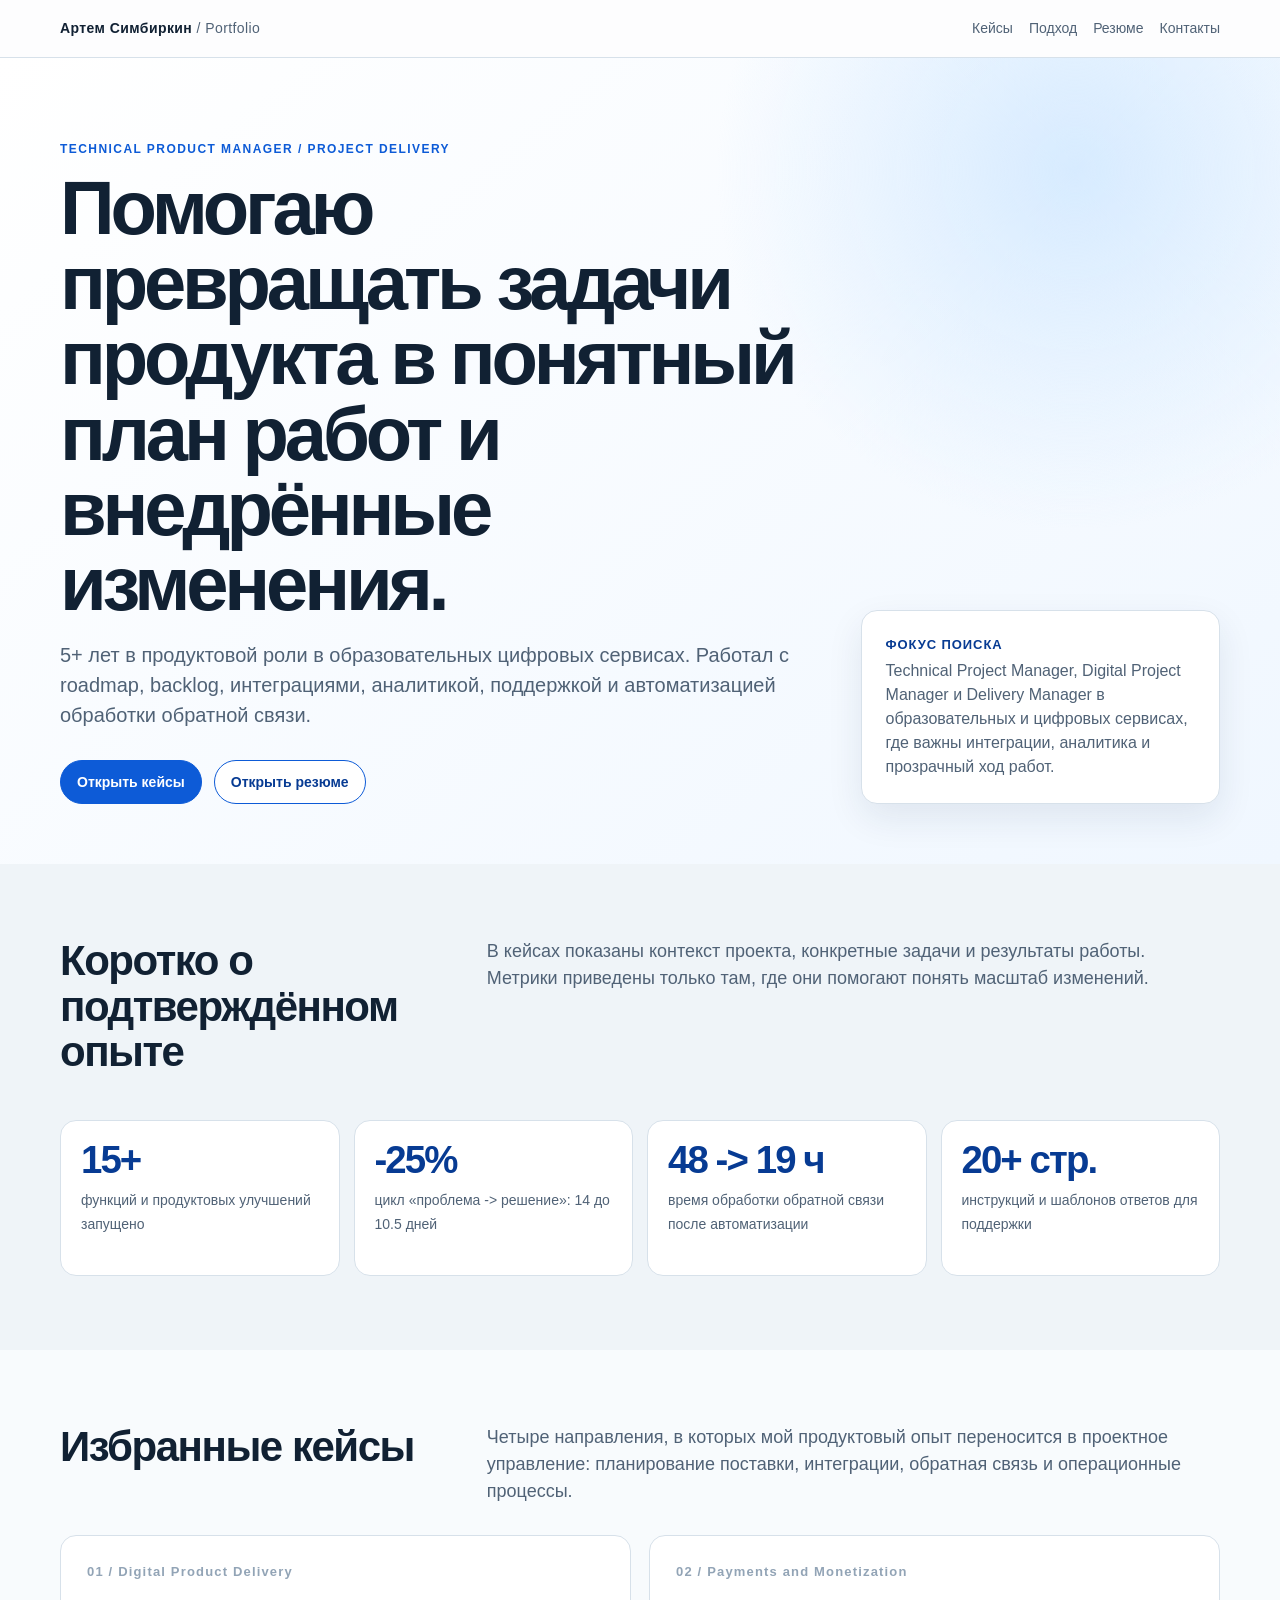
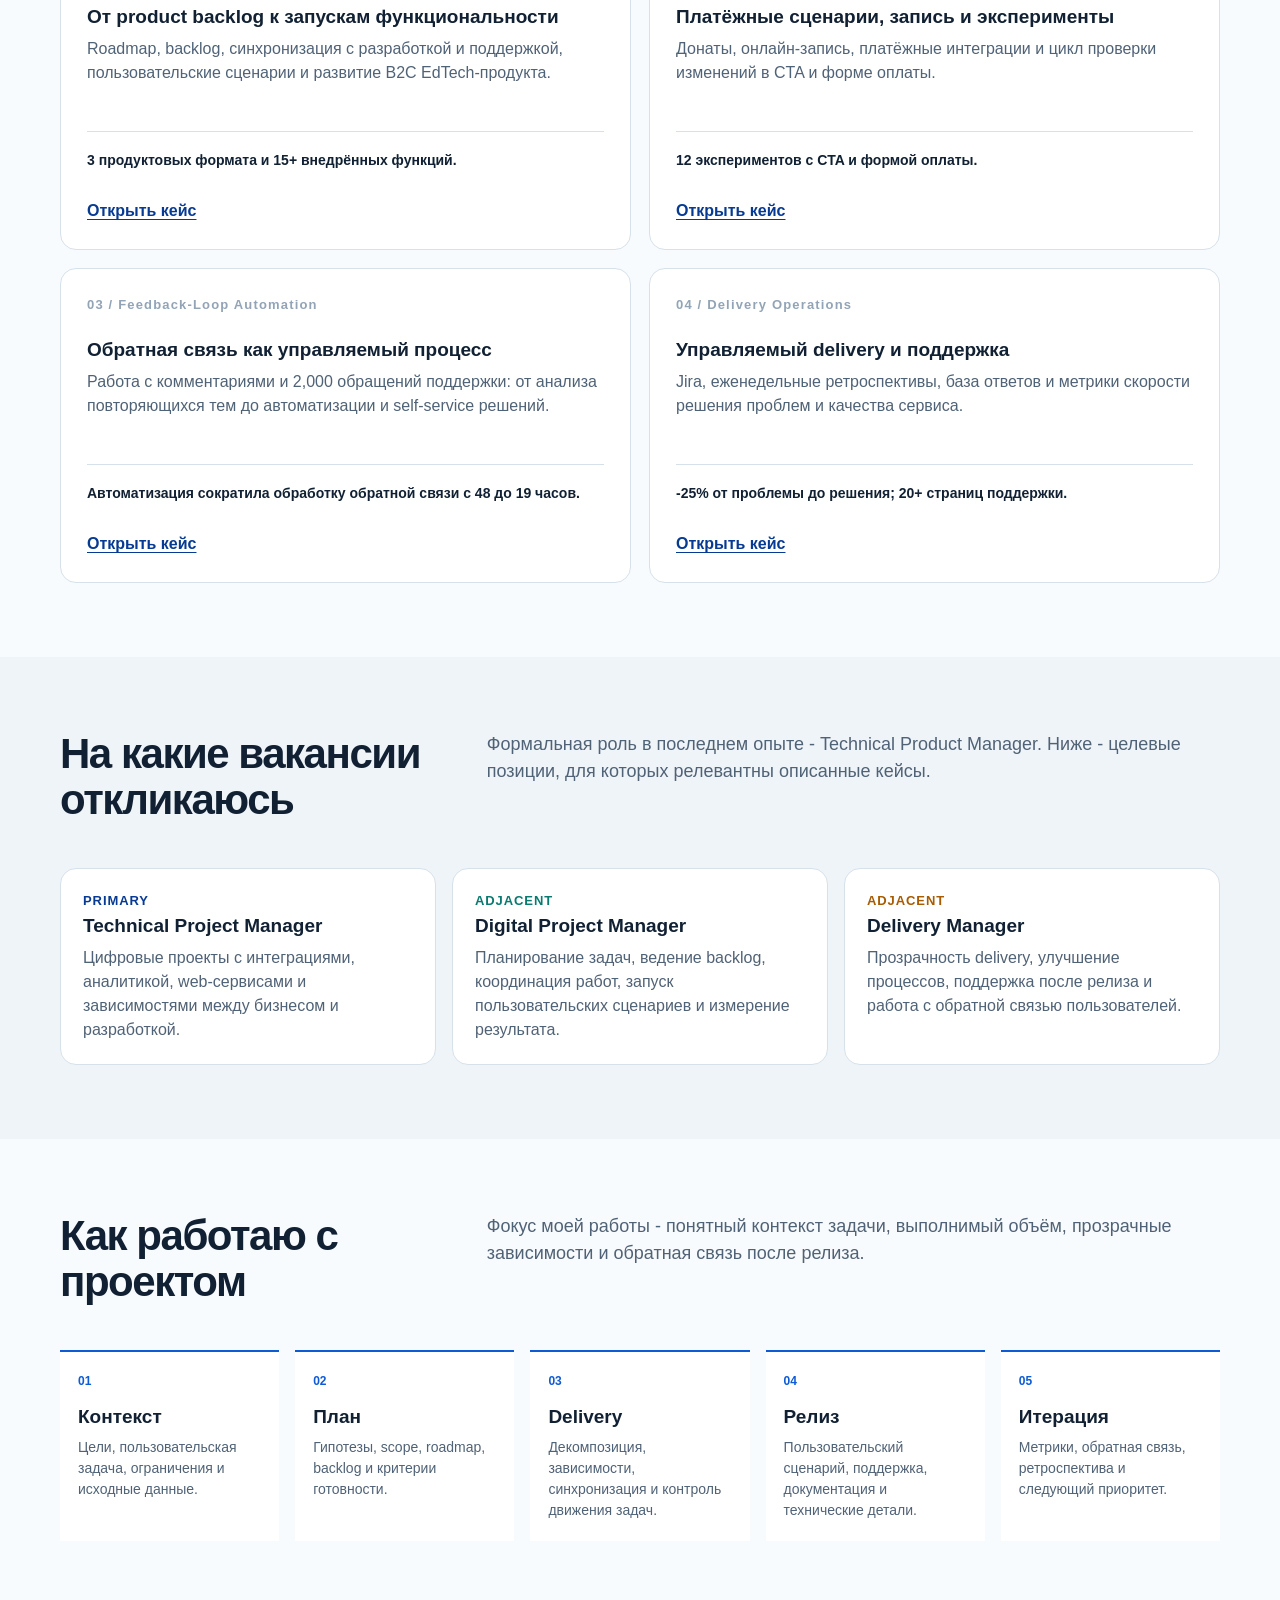
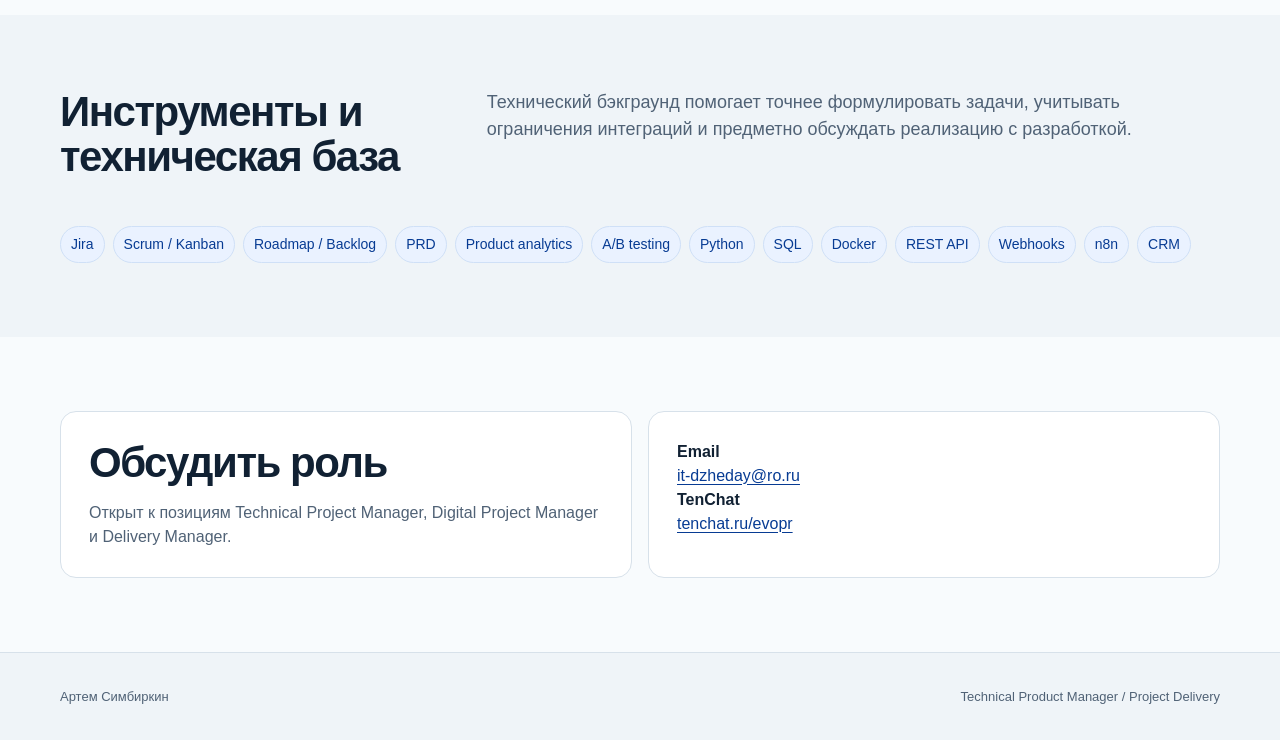
<file: index.html>
<!DOCTYPE html>
<html lang="ru">
<head>
  <meta charset="UTF-8">
  <meta name="viewport" content="width=device-width, initial-scale=1.0">
  <meta name="description" content="Портфолио Артема Симбиркина, Technical Product Manager с опытом проектной поставки цифровых продуктов.">
  <title>Артем Симбиркин | Product Delivery</title>
  <link rel="stylesheet" href="assets/portfolio.css">
</head>
<body>
  <header class="site-header">
    <div class="shell">
      <a class="brand" href="index.html">Артем Симбиркин <span>/ Portfolio</span></a>
      <nav class="nav" aria-label="Навигация">
        <a href="#cases">Кейсы</a>
        <a href="#approach">Подход</a>
        <a href="resume-technical-project-manager.html">Резюме</a>
        <a href="#contact">Контакты</a>
      </nav>
    </div>
  </header>

  <main>
    <section class="hero">
      <div class="shell hero-grid">
        <div>
          <p class="eyebrow">Technical Product Manager / Project Delivery</p>
          <h1>Помогаю превращать задачи продукта в понятный план работ и внедрённые изменения.</h1>
          <p class="lead">5+ лет в продуктовой роли в образовательных цифровых сервисах. Работал с roadmap, backlog, интеграциями, аналитикой, поддержкой и автоматизацией обработки обратной связи.</p>
          <div class="hero-actions">
            <a class="button" href="#cases">Открыть кейсы</a>
            <a class="button secondary" href="resume-technical-project-manager.html">Открыть резюме</a>
          </div>
        </div>
        <aside class="hero-note">
          <strong>Фокус поиска</strong>
          <p>Technical Project Manager, Digital Project Manager и Delivery Manager в образовательных и цифровых сервисах, где важны интеграции, аналитика и прозрачный ход работ.</p>
        </aside>
      </div>
    </section>

    <section class="section">
      <div class="shell">
        <div class="section-heading">
          <h2>Коротко о подтверждённом опыте</h2>
          <p>В кейсах показаны контекст проекта, конкретные задачи и результаты работы. Метрики приведены только там, где они помогают понять масштаб изменений.</p>
        </div>
        <div class="metrics-grid">
          <article class="metric-card"><strong>15+</strong><span>функций и продуктовых улучшений запущено</span></article>
          <article class="metric-card"><strong>-25%</strong><span>цикл «проблема -> решение»: 14 до 10.5 дней</span></article>
          <article class="metric-card"><strong>48 -> 19 ч</strong><span>время обработки обратной связи после автоматизации</span></article>
          <article class="metric-card"><strong>20+ стр.</strong><span>инструкций и шаблонов ответов для поддержки</span></article>
        </div>
      </div>
    </section>

    <section class="section tint" id="cases">
      <div class="shell">
        <div class="section-heading">
          <h2>Избранные кейсы</h2>
          <p>Четыре направления, в которых мой продуктовый опыт переносится в проектное управление: планирование поставки, интеграции, обратная связь и операционные процессы.</p>
        </div>
        <div class="cases-grid">
          <article class="case-card">
            <span class="case-number">01 / Digital Product Delivery</span>
            <h3>От product backlog к запускам функциональности</h3>
            <p>Roadmap, backlog, синхронизация с разработкой и поддержкой, пользовательские сценарии и развитие B2C EdTech-продукта.</p>
            <p class="case-result">3 продуктовых формата и 15+ внедрённых функций.</p>
            <a class="case-link" href="cases/digital-product-delivery/case.html">Открыть кейс</a>
          </article>
          <article class="case-card">
            <span class="case-number">02 / Payments and Monetization</span>
            <h3>Платёжные сценарии, запись и эксперименты</h3>
            <p>Донаты, онлайн-запись, платёжные интеграции и цикл проверки изменений в CTA и форме оплаты.</p>
            <p class="case-result">12 экспериментов с CTA и формой оплаты.</p>
            <a class="case-link" href="cases/payments-monetization/case.html">Открыть кейс</a>
          </article>
          <article class="case-card">
            <span class="case-number">03 / Feedback-Loop Automation</span>
            <h3>Обратная связь как управляемый процесс</h3>
            <p>Работа с комментариями и 2,000 обращений поддержки: от анализа повторяющихся тем до автоматизации и self-service решений.</p>
            <p class="case-result">Автоматизация сократила обработку обратной связи с 48 до 19 часов.</p>
            <a class="case-link" href="cases/feedback-automation/case.html">Открыть кейс</a>
          </article>
          <article class="case-card">
            <span class="case-number">04 / Delivery Operations</span>
            <h3>Управляемый delivery и поддержка</h3>
            <p>Jira, еженедельные ретроспективы, база ответов и метрики скорости решения проблем и качества сервиса.</p>
            <p class="case-result">-25% от проблемы до решения; 20+ страниц поддержки.</p>
            <a class="case-link" href="cases/delivery-operations/case.html">Открыть кейс</a>
          </article>
        </div>
      </div>
    </section>

    <section class="section">
      <div class="shell">
        <div class="section-heading">
          <h2>На какие вакансии откликаюсь</h2>
          <p>Формальная роль в последнем опыте - Technical Product Manager. Ниже - целевые позиции, для которых релевантны описанные кейсы.</p>
        </div>
        <div class="role-grid">
          <article class="role-card"><strong>Primary</strong><h3>Technical Project Manager</h3><p>Цифровые проекты с интеграциями, аналитикой, web-сервисами и зависимостями между бизнесом и разработкой.</p></article>
          <article class="role-card"><strong>Adjacent</strong><h3>Digital Project Manager</h3><p>Планирование задач, ведение backlog, координация работ, запуск пользовательских сценариев и измерение результата.</p></article>
          <article class="role-card"><strong>Adjacent</strong><h3>Delivery Manager</h3><p>Прозрачность delivery, улучшение процессов, поддержка после релиза и работа с обратной связью пользователей.</p></article>
        </div>
      </div>
    </section>

    <section class="section tint" id="approach">
      <div class="shell">
        <div class="section-heading">
          <h2>Как работаю с проектом</h2>
          <p>Фокус моей работы - понятный контекст задачи, выполнимый объём, прозрачные зависимости и обратная связь после релиза.</p>
        </div>
        <div class="process-grid">
          <article class="process-step"><span>01</span><h3>Контекст</h3><p>Цели, пользовательская задача, ограничения и исходные данные.</p></article>
          <article class="process-step"><span>02</span><h3>План</h3><p>Гипотезы, scope, roadmap, backlog и критерии готовности.</p></article>
          <article class="process-step"><span>03</span><h3>Delivery</h3><p>Декомпозиция, зависимости, синхронизация и контроль движения задач.</p></article>
          <article class="process-step"><span>04</span><h3>Релиз</h3><p>Пользовательский сценарий, поддержка, документация и технические детали.</p></article>
          <article class="process-step"><span>05</span><h3>Итерация</h3><p>Метрики, обратная связь, ретроспектива и следующий приоритет.</p></article>
        </div>
      </div>
    </section>

    <section class="section">
      <div class="shell">
        <div class="section-heading">
          <h2>Инструменты и техническая база</h2>
          <p>Технический бэкграунд помогает точнее формулировать задачи, учитывать ограничения интеграций и предметно обсуждать реализацию с разработкой.</p>
        </div>
        <ul class="chip-list" aria-label="Инструменты">
          <li>Jira</li><li>Scrum / Kanban</li><li>Roadmap / Backlog</li><li>PRD</li><li>Product analytics</li><li>A/B testing</li><li>Python</li><li>SQL</li><li>Docker</li><li>REST API</li><li>Webhooks</li><li>n8n</li><li>CRM</li>
        </ul>
      </div>
    </section>

    <section class="section tint" id="contact">
      <div class="shell">
        <div class="contact-grid">
          <article class="contact-card"><h2>Обсудить роль</h2><p>Открыт к позициям Technical Project Manager, Digital Project Manager и Delivery Manager.</p></article>
          <article class="contact-card"><strong>Email</strong><p><a href="mailto:it-dzheday@ro.ru">it-dzheday@ro.ru</a></p><strong>TenChat</strong><p><a href="https://tenchat.ru/evopr">tenchat.ru/evopr</a></p></article>
        </div>
      </div>
    </section>
  </main>

  <footer class="footer"><div class="shell"><span>Артем Симбиркин</span><span>Technical Product Manager / Project Delivery</span></div></footer>
</body>
</html>
</file>
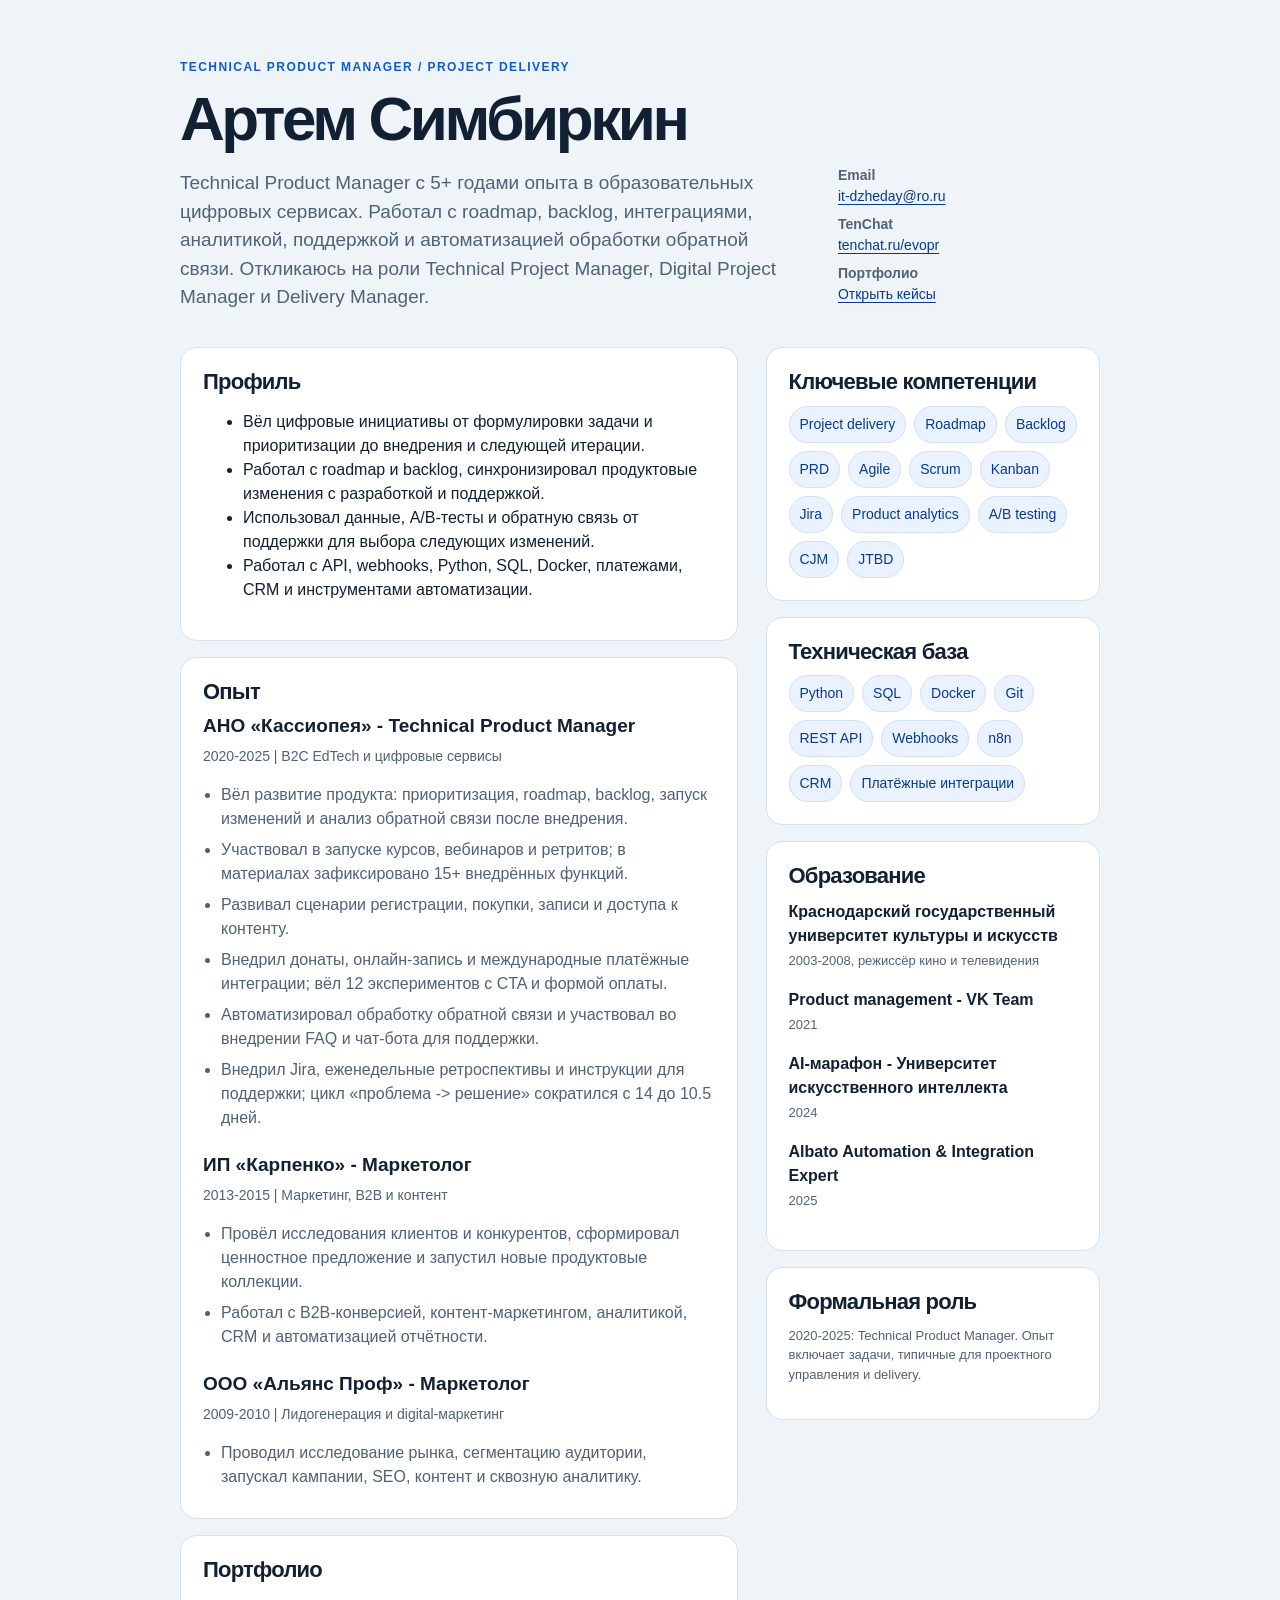
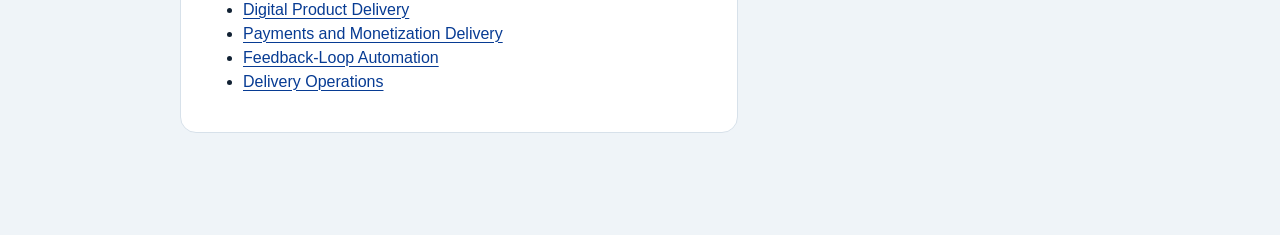
<file: resume-technical-project-manager.html>
<!DOCTYPE html>
<html lang="ru">
<head>
  <meta charset="UTF-8">
  <meta name="viewport" content="width=device-width, initial-scale=1.0">
  <title>Артем Симбиркин | Technical Product Manager</title>
  <link rel="stylesheet" href="assets/portfolio.css">
</head>
<body>
  <main class="resume-page">
    <header class="resume-heading">
      <div>
        <p class="case-kicker">Technical Product Manager / Project Delivery</p>
        <h1>Артем Симбиркин</h1>
        <p class="case-summary">Technical Product Manager с 5+ годами опыта в образовательных цифровых сервисах. Работал с roadmap, backlog, интеграциями, аналитикой, поддержкой и автоматизацией обработки обратной связи. Откликаюсь на роли Technical Project Manager, Digital Project Manager и Delivery Manager.</p>
      </div>
      <aside class="resume-contact">
        <p><strong>Email</strong><br><a href="mailto:it-dzheday@ro.ru">it-dzheday@ro.ru</a></p>
        <p><strong>TenChat</strong><br><a href="https://tenchat.ru/evopr">tenchat.ru/evopr</a></p>
        <p><strong>Портфолио</strong><br><a href="index.html">Открыть кейсы</a></p>
      </aside>
    </header>

    <div class="resume-grid">
      <section>
        <article class="resume-block">
          <h2>Профиль</h2>
          <ul>
            <li>Вёл цифровые инициативы от формулировки задачи и приоритизации до внедрения и следующей итерации.</li>
            <li>Работал с roadmap и backlog, синхронизировал продуктовые изменения с разработкой и поддержкой.</li>
            <li>Использовал данные, A/B-тесты и обратную связь от поддержки для выбора следующих изменений.</li>
            <li>Работал с API, webhooks, Python, SQL, Docker, платежами, CRM и инструментами автоматизации.</li>
          </ul>
        </article>

        <article class="resume-block">
          <h2>Опыт</h2>
          <div class="experience-item">
            <h3>АНО «Кассиопея» - Technical Product Manager</h3>
            <p class="experience-meta">2020-2025 | B2C EdTech и цифровые сервисы</p>
            <ul>
              <li>Вёл развитие продукта: приоритизация, roadmap, backlog, запуск изменений и анализ обратной связи после внедрения.</li>
              <li>Участвовал в запуске курсов, вебинаров и ретритов; в материалах зафиксировано 15+ внедрённых функций.</li>
              <li>Развивал сценарии регистрации, покупки, записи и доступа к контенту.</li>
              <li>Внедрил донаты, онлайн-запись и международные платёжные интеграции; вёл 12 экспериментов с CTA и формой оплаты.</li>
              <li>Автоматизировал обработку обратной связи и участвовал во внедрении FAQ и чат-бота для поддержки.</li>
              <li>Внедрил Jira, еженедельные ретроспективы и инструкции для поддержки; цикл «проблема -> решение» сократился с 14 до 10.5 дней.</li>
            </ul>
          </div>
          <div class="experience-item">
            <h3>ИП «Карпенко» - Маркетолог</h3>
            <p class="experience-meta">2013-2015 | Маркетинг, B2B и контент</p>
            <ul>
              <li>Провёл исследования клиентов и конкурентов, сформировал ценностное предложение и запустил новые продуктовые коллекции.</li>
              <li>Работал с B2B-конверсией, контент-маркетингом, аналитикой, CRM и автоматизацией отчётности.</li>
            </ul>
          </div>
          <div class="experience-item">
            <h3>ООО «Альянс Проф» - Маркетолог</h3>
            <p class="experience-meta">2009-2010 | Лидогенерация и digital-маркетинг</p>
            <ul>
              <li>Проводил исследование рынка, сегментацию аудитории, запускал кампании, SEO, контент и сквозную аналитику.</li>
            </ul>
          </div>
        </article>

        <article class="resume-block">
          <h2>Портфолио</h2>
          <ul>
            <li><a href="cases/digital-product-delivery/case.html">Digital Product Delivery</a></li>
            <li><a href="cases/payments-monetization/case.html">Payments and Monetization Delivery</a></li>
            <li><a href="cases/feedback-automation/case.html">Feedback-Loop Automation</a></li>
            <li><a href="cases/delivery-operations/case.html">Delivery Operations</a></li>
          </ul>
        </article>
      </section>

      <aside>
        <article class="resume-block"><h2>Ключевые компетенции</h2><ul class="chip-list"><li>Project delivery</li><li>Roadmap</li><li>Backlog</li><li>PRD</li><li>Agile</li><li>Scrum</li><li>Kanban</li><li>Jira</li><li>Product analytics</li><li>A/B testing</li><li>CJM</li><li>JTBD</li></ul></article>
        <article class="resume-block"><h2>Техническая база</h2><ul class="chip-list"><li>Python</li><li>SQL</li><li>Docker</li><li>Git</li><li>REST API</li><li>Webhooks</li><li>n8n</li><li>CRM</li><li>Платёжные интеграции</li></ul></article>
        <article class="resume-block"><h2>Образование</h2><p><strong>Краснодарский государственный университет культуры и искусств</strong><br><span class="small-note">2003-2008, режиссёр кино и телевидения</span></p><p><strong>Product management - VK Team</strong><br><span class="small-note">2021</span></p><p><strong>AI-марафон - Университет искусственного интеллекта</strong><br><span class="small-note">2024</span></p><p><strong>Albato Automation &amp; Integration Expert</strong><br><span class="small-note">2025</span></p></article>
        <article class="resume-block"><h2>Формальная роль</h2><p class="small-note">2020-2025: Technical Product Manager. Опыт включает задачи, типичные для проектного управления и delivery.</p></article>
      </aside>
    </div>
  </main>
</body>
</html>
</file>
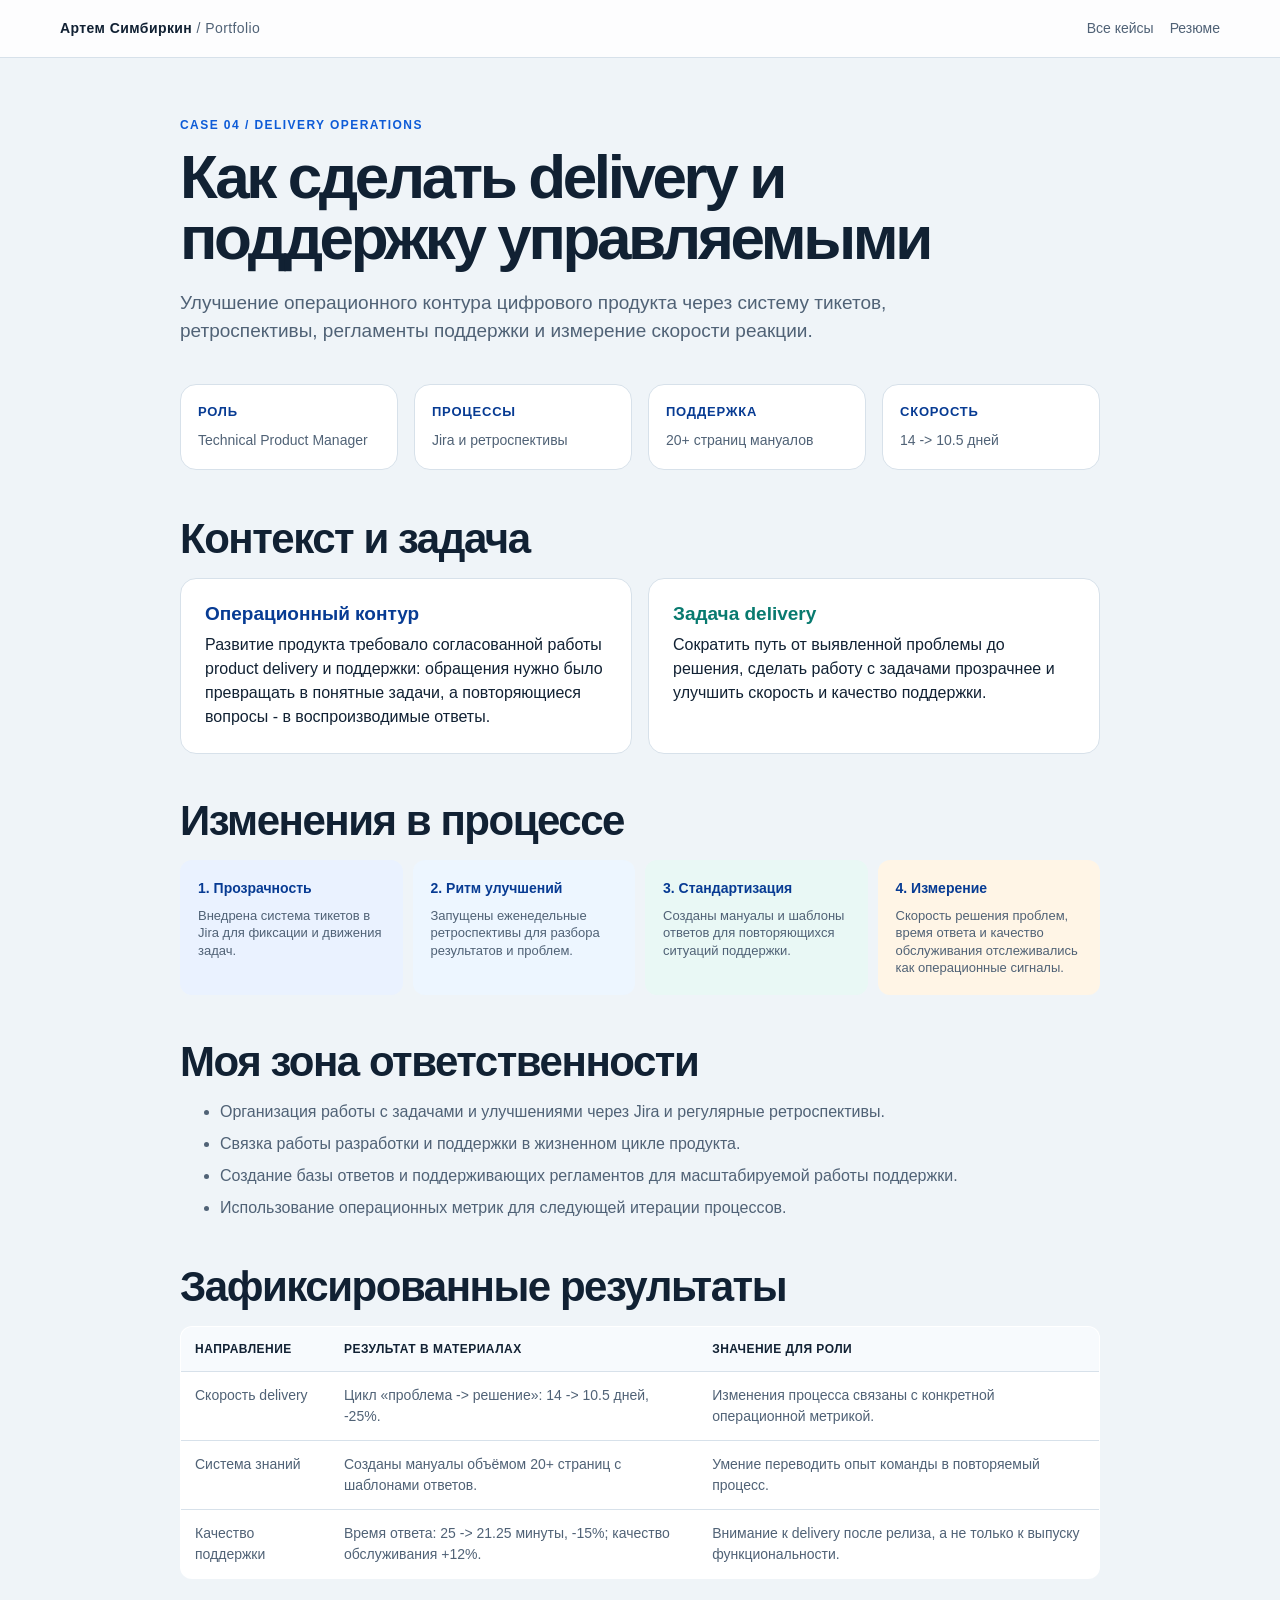
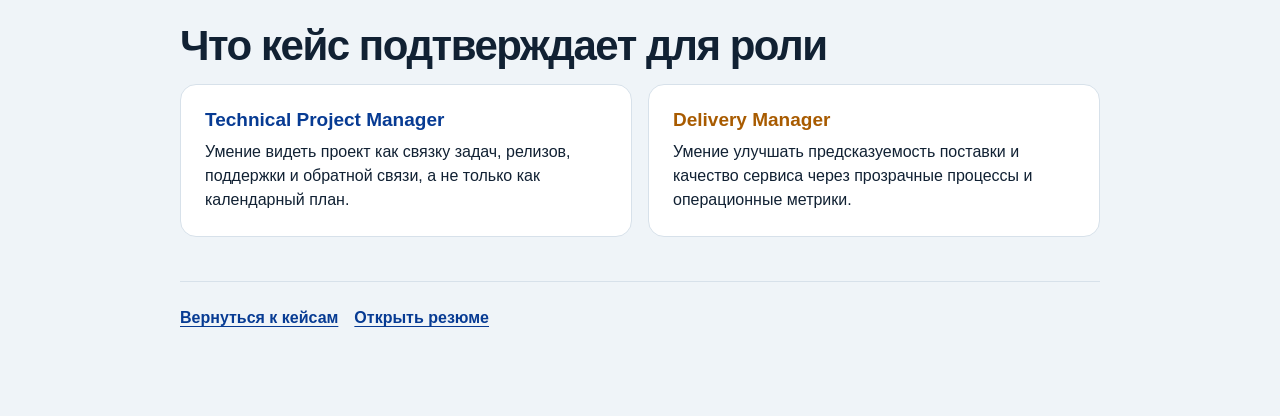
<file: cases/delivery-operations/case.html>
<!DOCTYPE html>
<html lang="ru">
<head>
  <meta charset="UTF-8">
  <meta name="viewport" content="width=device-width, initial-scale=1.0">
  <title>Delivery Operations | Artem Simbirkin</title>
  <link rel="stylesheet" href="../../assets/portfolio.css">
</head>
<body>
  <header class="site-header">
    <div class="shell">
      <a class="brand" href="../../index.html">Артем Симбиркин <span>/ Portfolio</span></a>
      <nav class="nav" aria-label="Навигация">
        <a href="../../index.html#cases">Все кейсы</a>
        <a href="../../resume-technical-project-manager.html">Резюме</a>
      </nav>
    </div>
  </header>

  <main class="case-page">
    <header class="case-heading">
      <p class="case-kicker">Case 04 / Delivery Operations</p>
      <h1>Как сделать delivery и поддержку управляемыми</h1>
      <p class="case-summary">Улучшение операционного контура цифрового продукта через систему тикетов, ретроспективы, регламенты поддержки и измерение скорости реакции.</p>
    </header>

    <section class="facts-grid" aria-label="Контекст">
      <div class="fact-card"><strong>Роль</strong><span>Technical Product Manager</span></div>
      <div class="fact-card"><strong>Процессы</strong><span>Jira и ретроспективы</span></div>
      <div class="fact-card"><strong>Поддержка</strong><span>20+ страниц мануалов</span></div>
      <div class="fact-card"><strong>Скорость</strong><span>14 -> 10.5 дней</span></div>
    </section>

    <section class="case-section">
      <h2>Контекст и задача</h2>
      <div class="two-column">
        <article class="section-card">
          <h3>Операционный контур</h3>
          <p>Развитие продукта требовало согласованной работы product delivery и поддержки: обращения нужно было превращать в понятные задачи, а повторяющиеся вопросы - в воспроизводимые ответы.</p>
        </article>
        <article class="section-card teal">
          <h3>Задача delivery</h3>
          <p>Сократить путь от выявленной проблемы до решения, сделать работу с задачами прозрачнее и улучшить скорость и качество поддержки.</p>
        </article>
      </div>
    </section>

    <section class="case-section">
      <h2>Изменения в процессе</h2>
      <div class="case-flow">
        <div><strong>1. Прозрачность</strong><p>Внедрена система тикетов в Jira для фиксации и движения задач.</p></div>
        <div><strong>2. Ритм улучшений</strong><p>Запущены еженедельные ретроспективы для разбора результатов и проблем.</p></div>
        <div><strong>3. Стандартизация</strong><p>Созданы мануалы и шаблоны ответов для повторяющихся ситуаций поддержки.</p></div>
        <div><strong>4. Измерение</strong><p>Скорость решения проблем, время ответа и качество обслуживания отслеживались как операционные сигналы.</p></div>
      </div>
    </section>

    <section class="case-section">
      <h2>Моя зона ответственности</h2>
      <ul>
        <li>Организация работы с задачами и улучшениями через Jira и регулярные ретроспективы.</li>
        <li>Связка работы разработки и поддержки в жизненном цикле продукта.</li>
        <li>Создание базы ответов и поддерживающих регламентов для масштабируемой работы поддержки.</li>
        <li>Использование операционных метрик для следующей итерации процессов.</li>
      </ul>
    </section>

    <section class="case-section">
      <h2>Зафиксированные результаты</h2>
      <table class="outcome-table">
        <thead><tr><th>Направление</th><th>Результат в материалах</th><th>Значение для роли</th></tr></thead>
        <tbody>
          <tr><td>Скорость delivery</td><td>Цикл «проблема -> решение»: 14 -> 10.5 дней, -25%.</td><td>Изменения процесса связаны с конкретной операционной метрикой.</td></tr>
          <tr><td>Система знаний</td><td>Созданы мануалы объёмом 20+ страниц с шаблонами ответов.</td><td>Умение переводить опыт команды в повторяемый процесс.</td></tr>
          <tr><td>Качество поддержки</td><td>Время ответа: 25 -> 21.25 минуты, -15%; качество обслуживания +12%.</td><td>Внимание к delivery после релиза, а не только к выпуску функциональности.</td></tr>
        </tbody>
      </table>
    </section>

    <section class="case-section">
      <h2>Что кейс подтверждает для роли</h2>
      <div class="two-column">
        <article class="section-card"><h3>Technical Project Manager</h3><p>Умение видеть проект как связку задач, релизов, поддержки и обратной связи, а не только как календарный план.</p></article>
        <article class="section-card amber"><h3>Delivery Manager</h3><p>Умение улучшать предсказуемость поставки и качество сервиса через прозрачные процессы и операционные метрики.</p></article>
      </div>
    </section>

    <footer class="case-footer-links">
      <a href="../../index.html#cases">Вернуться к кейсам</a>
      <a href="../../resume-technical-project-manager.html">Открыть резюме</a>
    </footer>
  </main>
</body>
</html>
</file>
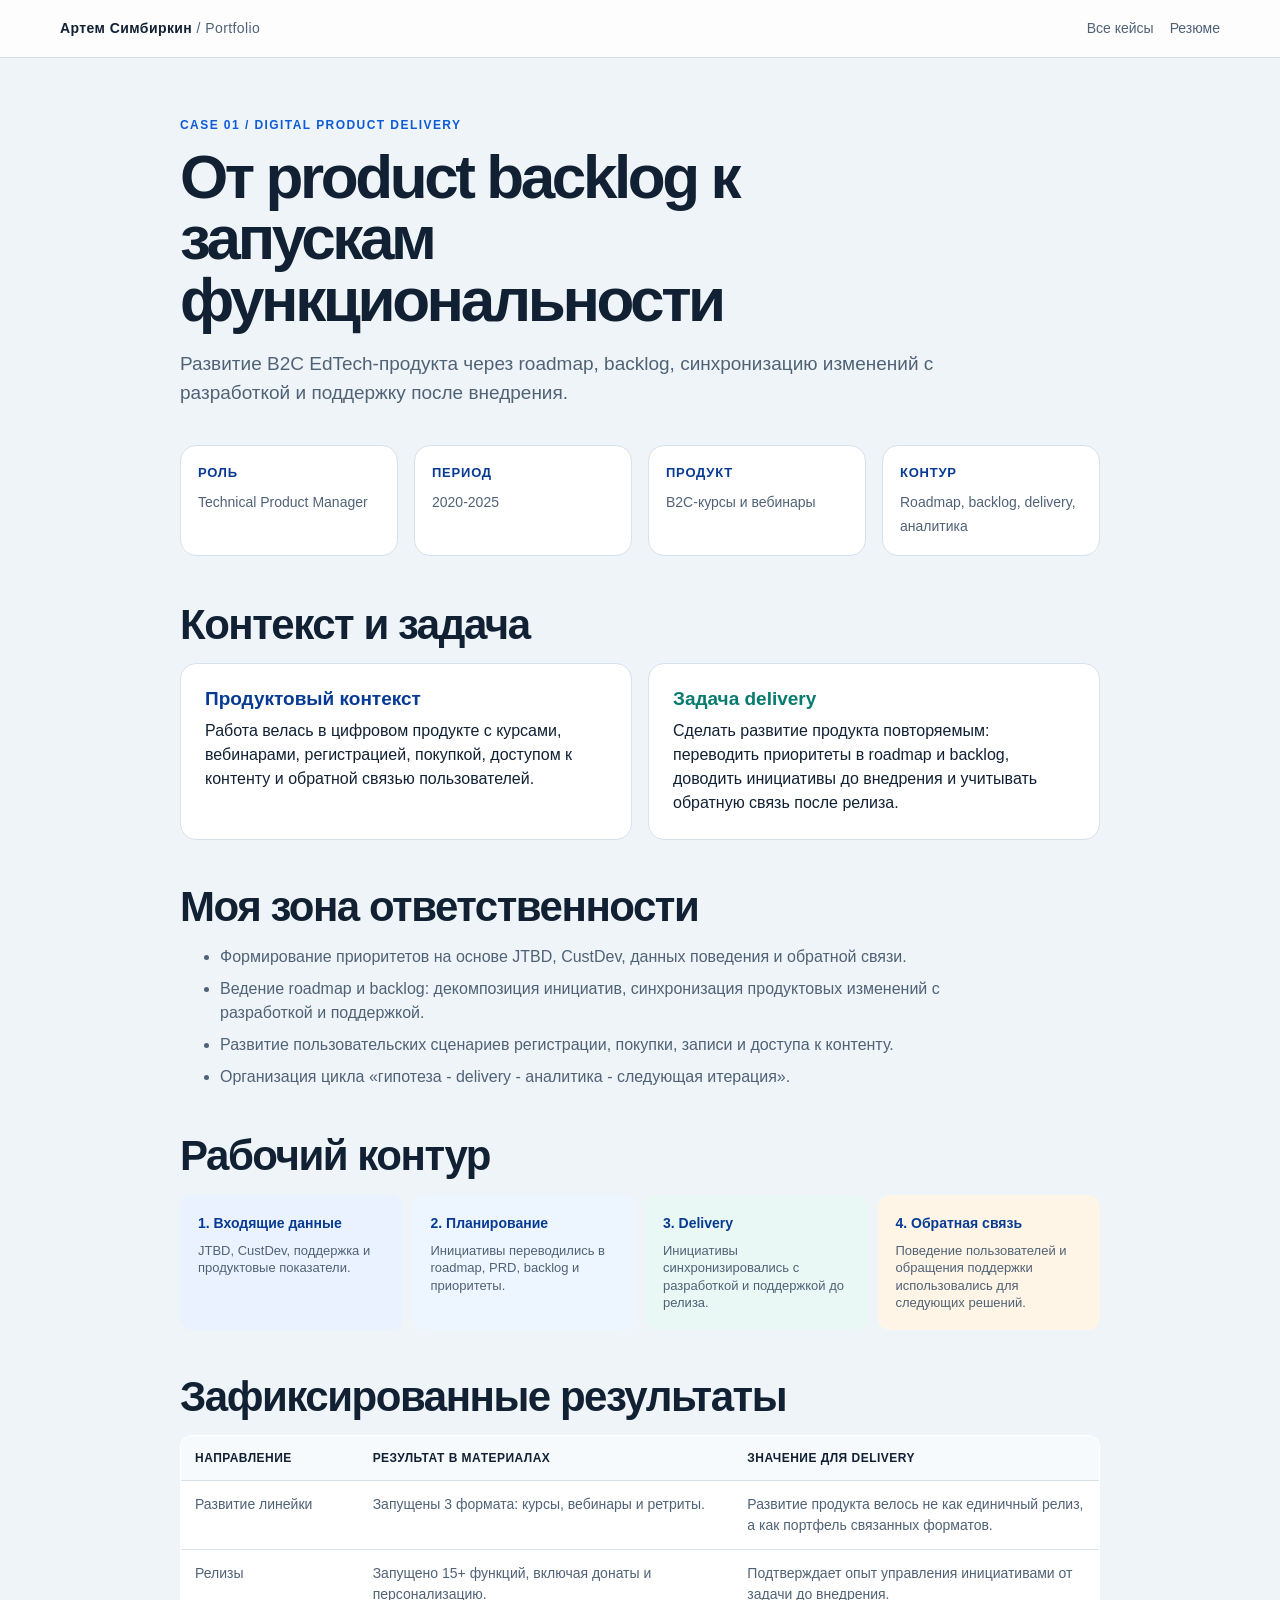
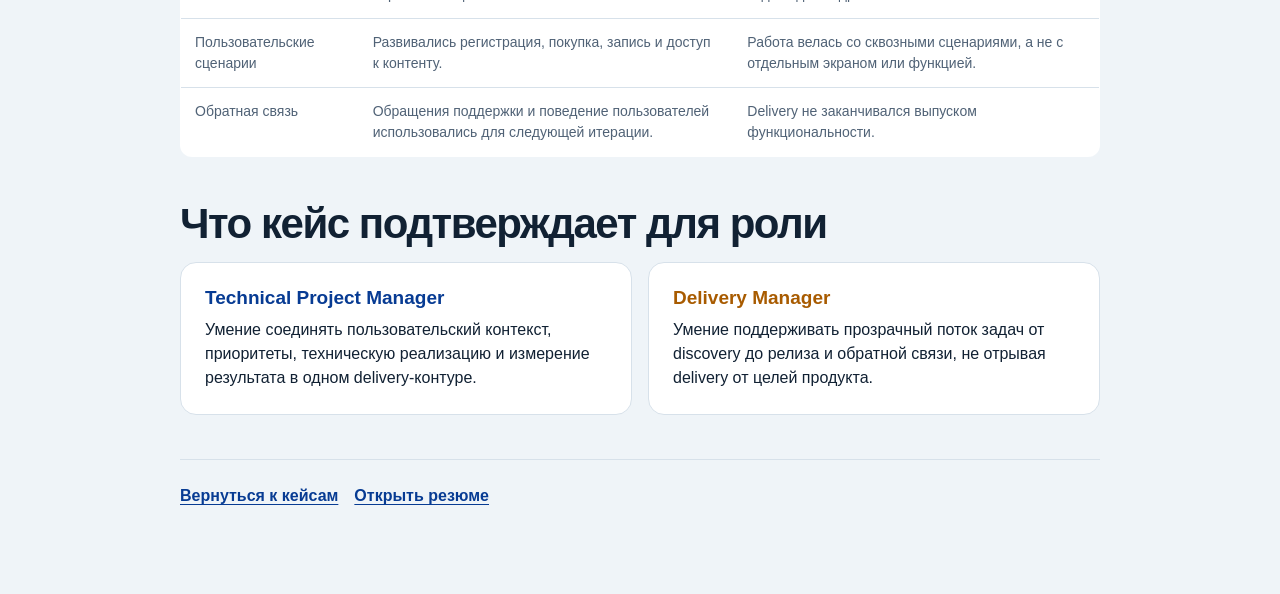
<file: cases/digital-product-delivery/case.html>
<!DOCTYPE html>
<html lang="ru">
<head>
  <meta charset="UTF-8">
  <meta name="viewport" content="width=device-width, initial-scale=1.0">
  <title>Digital Product Delivery | Artem Simbirkin</title>
  <link rel="stylesheet" href="../../assets/portfolio.css">
</head>
<body>
  <header class="site-header">
    <div class="shell">
      <a class="brand" href="../../index.html">Артем Симбиркин <span>/ Portfolio</span></a>
      <nav class="nav" aria-label="Навигация">
        <a href="../../index.html#cases">Все кейсы</a>
        <a href="../../resume-technical-project-manager.html">Резюме</a>
      </nav>
    </div>
  </header>

  <main class="case-page">
    <header class="case-heading">
      <p class="case-kicker">Case 01 / Digital Product Delivery</p>
      <h1>От product backlog к запускам функциональности</h1>
      <p class="case-summary">Развитие B2C EdTech-продукта через roadmap, backlog, синхронизацию изменений с разработкой и поддержку после внедрения.</p>
    </header>

    <section class="facts-grid" aria-label="Контекст">
      <div class="fact-card"><strong>Роль</strong><span>Technical Product Manager</span></div>
      <div class="fact-card"><strong>Период</strong><span>2020-2025</span></div>
      <div class="fact-card"><strong>Продукт</strong><span>B2C-курсы и вебинары</span></div>
      <div class="fact-card"><strong>Контур</strong><span>Roadmap, backlog, delivery, аналитика</span></div>
    </section>

    <section class="case-section">
      <h2>Контекст и задача</h2>
      <div class="two-column">
        <article class="section-card">
          <h3>Продуктовый контекст</h3>
          <p>Работа велась в цифровом продукте с курсами, вебинарами, регистрацией, покупкой, доступом к контенту и обратной связью пользователей.</p>
        </article>
        <article class="section-card teal">
          <h3>Задача delivery</h3>
          <p>Сделать развитие продукта повторяемым: переводить приоритеты в roadmap и backlog, доводить инициативы до внедрения и учитывать обратную связь после релиза.</p>
        </article>
      </div>
    </section>

    <section class="case-section">
      <h2>Моя зона ответственности</h2>
      <ul>
        <li>Формирование приоритетов на основе JTBD, CustDev, данных поведения и обратной связи.</li>
        <li>Ведение roadmap и backlog: декомпозиция инициатив, синхронизация продуктовых изменений с разработкой и поддержкой.</li>
        <li>Развитие пользовательских сценариев регистрации, покупки, записи и доступа к контенту.</li>
        <li>Организация цикла «гипотеза - delivery - аналитика - следующая итерация».</li>
      </ul>
    </section>

    <section class="case-section">
      <h2>Рабочий контур</h2>
      <div class="case-flow">
        <div><strong>1. Входящие данные</strong><p>JTBD, CustDev, поддержка и продуктовые показатели.</p></div>
        <div><strong>2. Планирование</strong><p>Инициативы переводились в roadmap, PRD, backlog и приоритеты.</p></div>
        <div><strong>3. Delivery</strong><p>Инициативы синхронизировались с разработкой и поддержкой до релиза.</p></div>
        <div><strong>4. Обратная связь</strong><p>Поведение пользователей и обращения поддержки использовались для следующих решений.</p></div>
      </div>
    </section>

    <section class="case-section">
      <h2>Зафиксированные результаты</h2>
      <table class="outcome-table">
        <thead><tr><th>Направление</th><th>Результат в материалах</th><th>Значение для delivery</th></tr></thead>
        <tbody>
          <tr><td>Развитие линейки</td><td>Запущены 3 формата: курсы, вебинары и ретриты.</td><td>Развитие продукта велось не как единичный релиз, а как портфель связанных форматов.</td></tr>
          <tr><td>Релизы</td><td>Запущено 15+ функций, включая донаты и персонализацию.</td><td>Подтверждает опыт управления инициативами от задачи до внедрения.</td></tr>
          <tr><td>Пользовательские сценарии</td><td>Развивались регистрация, покупка, запись и доступ к контенту.</td><td>Работа велась со сквозными сценариями, а не с отдельным экраном или функцией.</td></tr>
          <tr><td>Обратная связь</td><td>Обращения поддержки и поведение пользователей использовались для следующей итерации.</td><td>Delivery не заканчивался выпуском функциональности.</td></tr>
        </tbody>
      </table>
    </section>

    <section class="case-section">
      <h2>Что кейс подтверждает для роли</h2>
      <div class="two-column">
        <article class="section-card"><h3>Technical Project Manager</h3><p>Умение соединять пользовательский контекст, приоритеты, техническую реализацию и измерение результата в одном delivery-контуре.</p></article>
        <article class="section-card amber"><h3>Delivery Manager</h3><p>Умение поддерживать прозрачный поток задач от discovery до релиза и обратной связи, не отрывая delivery от целей продукта.</p></article>
      </div>
    </section>

    <footer class="case-footer-links">
      <a href="../../index.html#cases">Вернуться к кейсам</a>
      <a href="../../resume-technical-project-manager.html">Открыть резюме</a>
    </footer>
  </main>
</body>
</html>
</file>
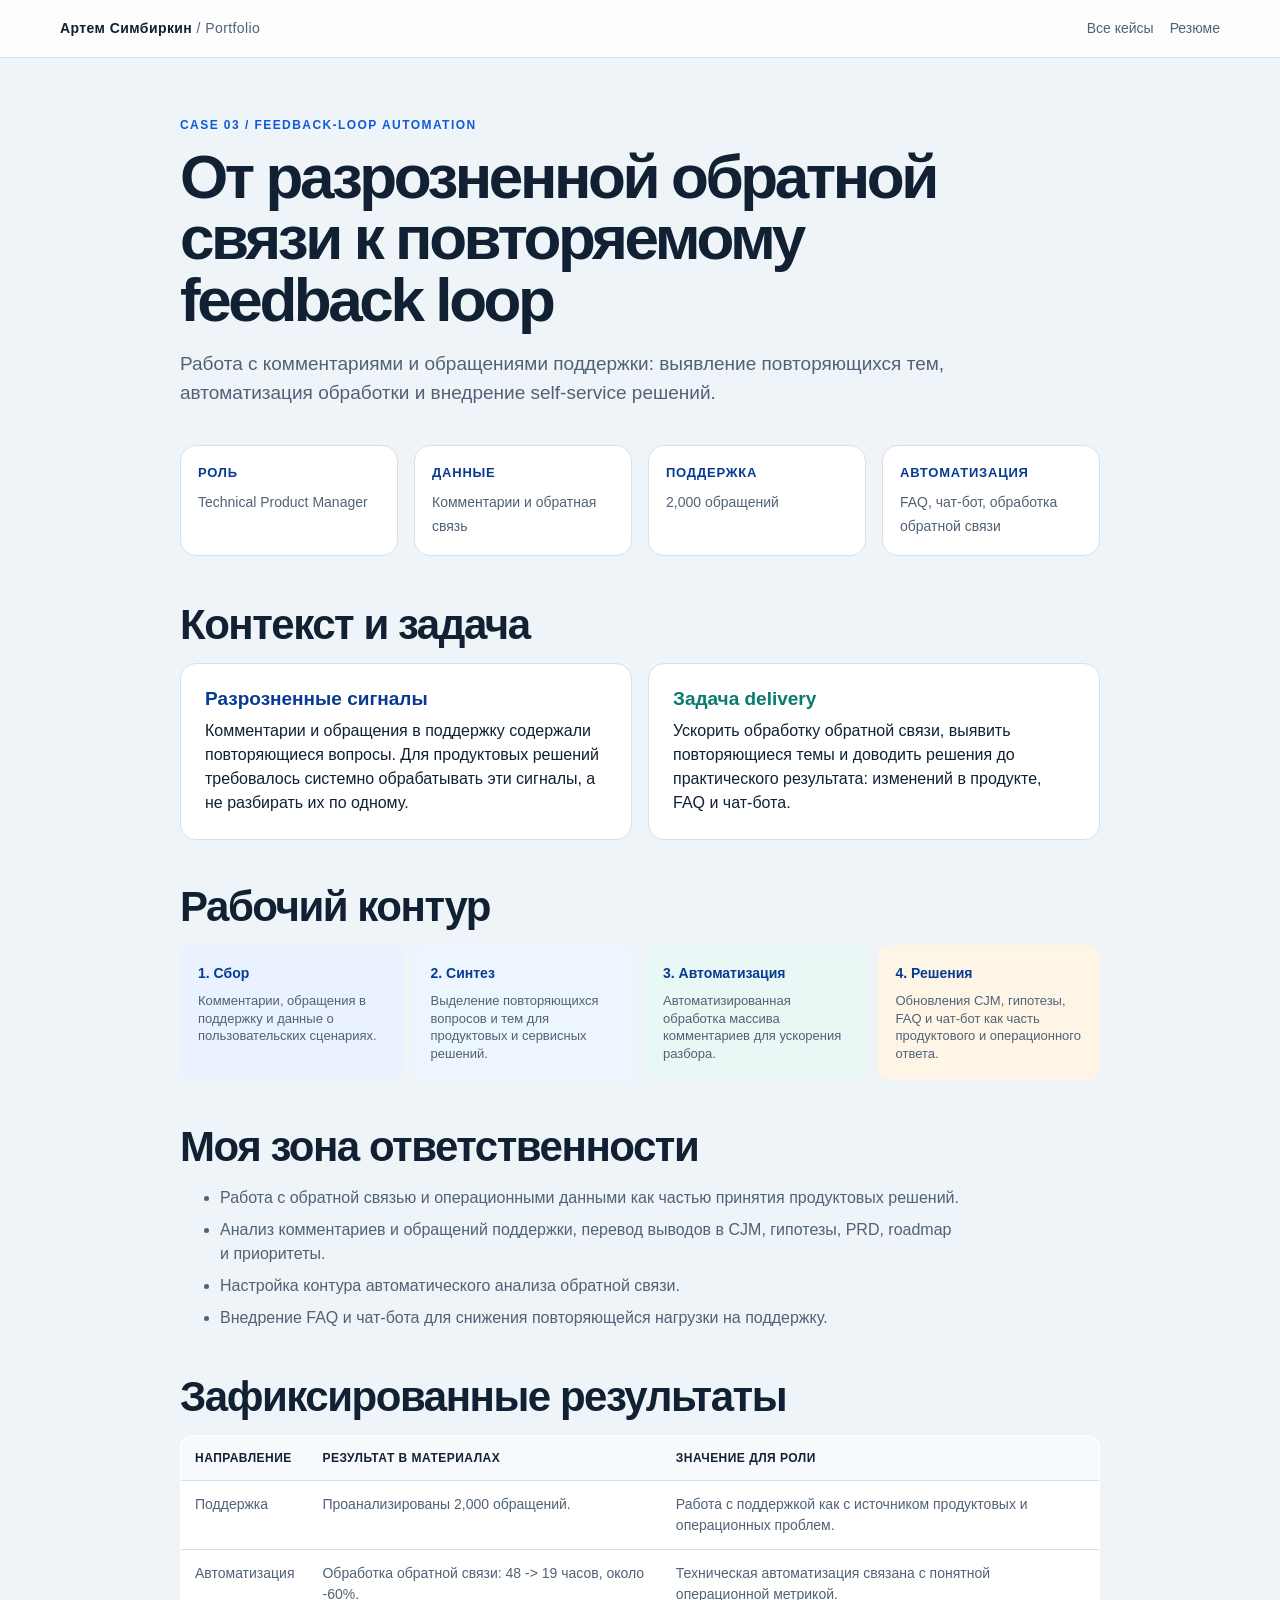
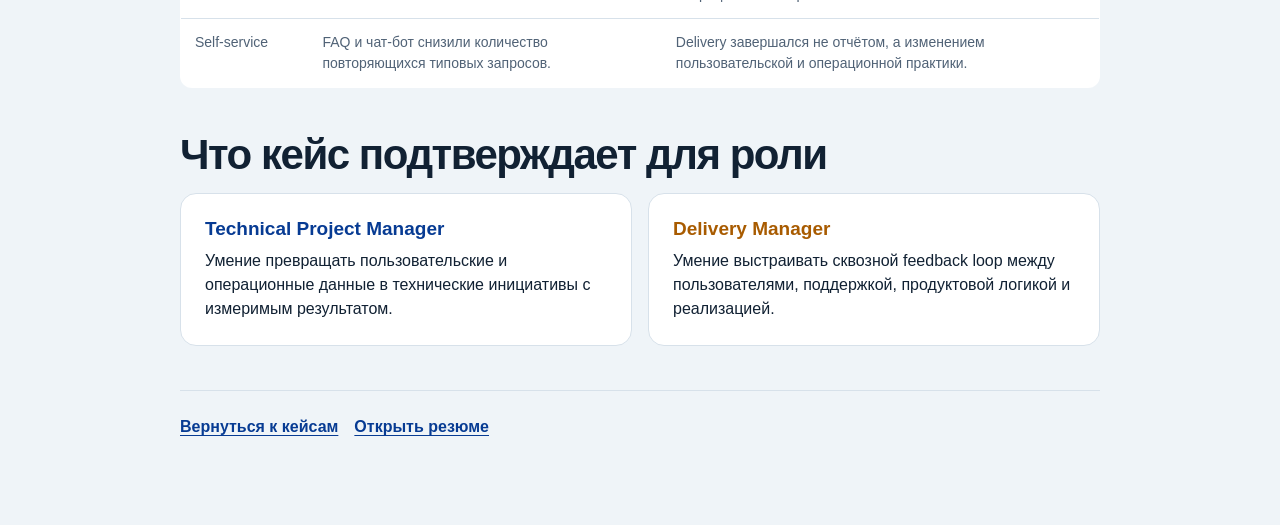
<file: cases/feedback-automation/case.html>
<!DOCTYPE html>
<html lang="ru">
<head>
  <meta charset="UTF-8">
  <meta name="viewport" content="width=device-width, initial-scale=1.0">
  <title>Feedback-Loop Automation | Artem Simbirkin</title>
  <link rel="stylesheet" href="../../assets/portfolio.css">
</head>
<body>
  <header class="site-header">
    <div class="shell">
      <a class="brand" href="../../index.html">Артем Симбиркин <span>/ Portfolio</span></a>
      <nav class="nav" aria-label="Навигация">
        <a href="../../index.html#cases">Все кейсы</a>
        <a href="../../resume-technical-project-manager.html">Резюме</a>
      </nav>
    </div>
  </header>

  <main class="case-page">
    <header class="case-heading">
      <p class="case-kicker">Case 03 / Feedback-Loop Automation</p>
      <h1>От разрозненной обратной связи к повторяемому feedback loop</h1>
      <p class="case-summary">Работа с комментариями и обращениями поддержки: выявление повторяющихся тем, автоматизация обработки и внедрение self-service решений.</p>
    </header>

    <section class="facts-grid" aria-label="Контекст">
      <div class="fact-card"><strong>Роль</strong><span>Technical Product Manager</span></div>
      <div class="fact-card"><strong>Данные</strong><span>Комментарии и обратная связь</span></div>
      <div class="fact-card"><strong>Поддержка</strong><span>2,000 обращений</span></div>
      <div class="fact-card"><strong>Автоматизация</strong><span>FAQ, чат-бот, обработка обратной связи</span></div>
    </section>

    <section class="case-section">
      <h2>Контекст и задача</h2>
      <div class="two-column">
        <article class="section-card">
          <h3>Разрозненные сигналы</h3>
          <p>Комментарии и обращения в поддержку содержали повторяющиеся вопросы. Для продуктовых решений требовалось системно обрабатывать эти сигналы, а не разбирать их по одному.</p>
        </article>
        <article class="section-card teal">
          <h3>Задача delivery</h3>
          <p>Ускорить обработку обратной связи, выявить повторяющиеся темы и доводить решения до практического результата: изменений в продукте, FAQ и чат-бота.</p>
        </article>
      </div>
    </section>

    <section class="case-section">
      <h2>Рабочий контур</h2>
      <div class="case-flow">
        <div><strong>1. Сбор</strong><p>Комментарии, обращения в поддержку и данные о пользовательских сценариях.</p></div>
        <div><strong>2. Синтез</strong><p>Выделение повторяющихся вопросов и тем для продуктовых и сервисных решений.</p></div>
        <div><strong>3. Автоматизация</strong><p>Автоматизированная обработка массива комментариев для ускорения разбора.</p></div>
        <div><strong>4. Решения</strong><p>Обновления CJM, гипотезы, FAQ и чат-бот как часть продуктового и операционного ответа.</p></div>
      </div>
    </section>

    <section class="case-section">
      <h2>Моя зона ответственности</h2>
      <ul>
        <li>Работа с обратной связью и операционными данными как частью принятия продуктовых решений.</li>
        <li>Анализ комментариев и обращений поддержки, перевод выводов в CJM, гипотезы, PRD, roadmap и приоритеты.</li>
        <li>Настройка контура автоматического анализа обратной связи.</li>
        <li>Внедрение FAQ и чат-бота для снижения повторяющейся нагрузки на поддержку.</li>
      </ul>
    </section>

    <section class="case-section">
      <h2>Зафиксированные результаты</h2>
      <table class="outcome-table">
        <thead><tr><th>Направление</th><th>Результат в материалах</th><th>Значение для роли</th></tr></thead>
        <tbody>
          <tr><td>Поддержка</td><td>Проанализированы 2,000 обращений.</td><td>Работа с поддержкой как с источником продуктовых и операционных проблем.</td></tr>
          <tr><td>Автоматизация</td><td>Обработка обратной связи: 48 -> 19 часов, около -60%.</td><td>Техническая автоматизация связана с понятной операционной метрикой.</td></tr>
          <tr><td>Self-service</td><td>FAQ и чат-бот снизили количество повторяющихся типовых запросов.</td><td>Delivery завершался не отчётом, а изменением пользовательской и операционной практики.</td></tr>
        </tbody>
      </table>
    </section>

    <section class="case-section">
      <h2>Что кейс подтверждает для роли</h2>
      <div class="two-column">
        <article class="section-card"><h3>Technical Project Manager</h3><p>Умение превращать пользовательские и операционные данные в технические инициативы с измеримым результатом.</p></article>
        <article class="section-card amber"><h3>Delivery Manager</h3><p>Умение выстраивать сквозной feedback loop между пользователями, поддержкой, продуктовой логикой и реализацией.</p></article>
      </div>
    </section>

    <footer class="case-footer-links">
      <a href="../../index.html#cases">Вернуться к кейсам</a>
      <a href="../../resume-technical-project-manager.html">Открыть резюме</a>
    </footer>
  </main>
</body>
</html>
</file>
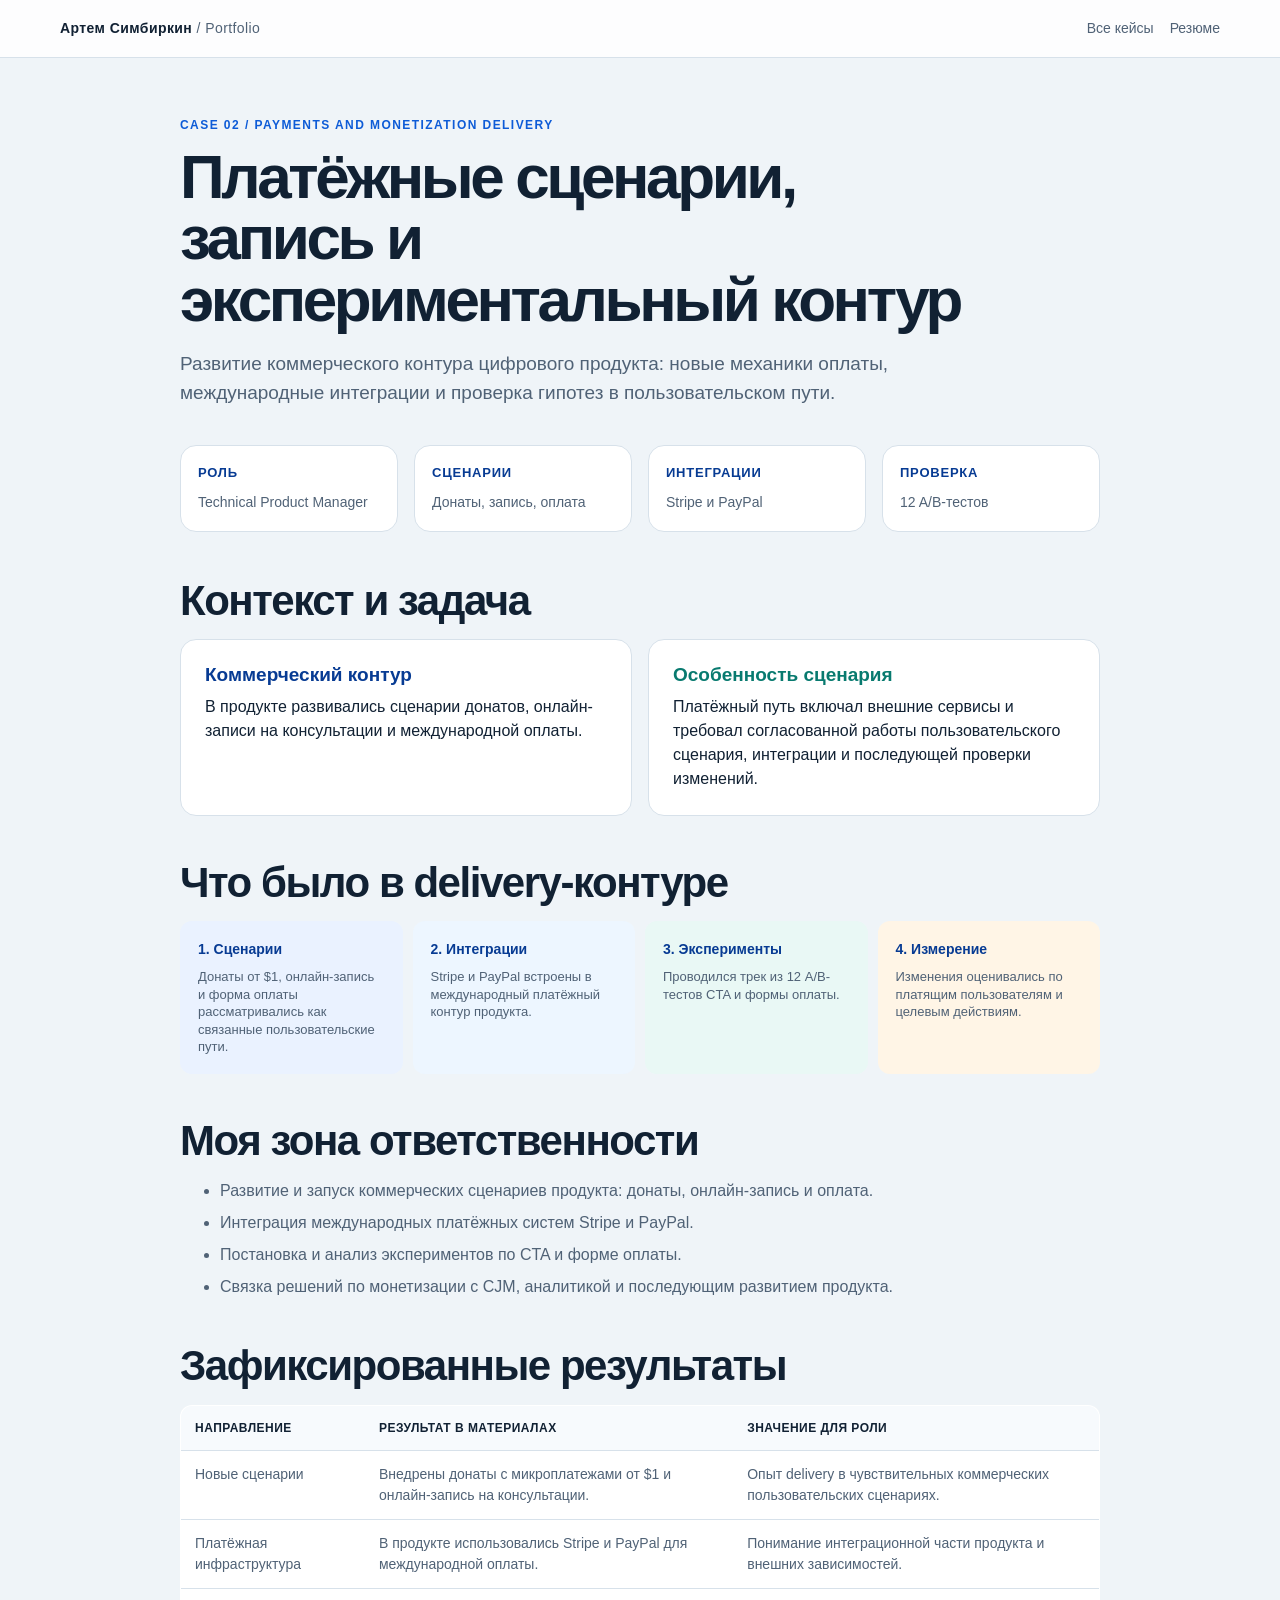
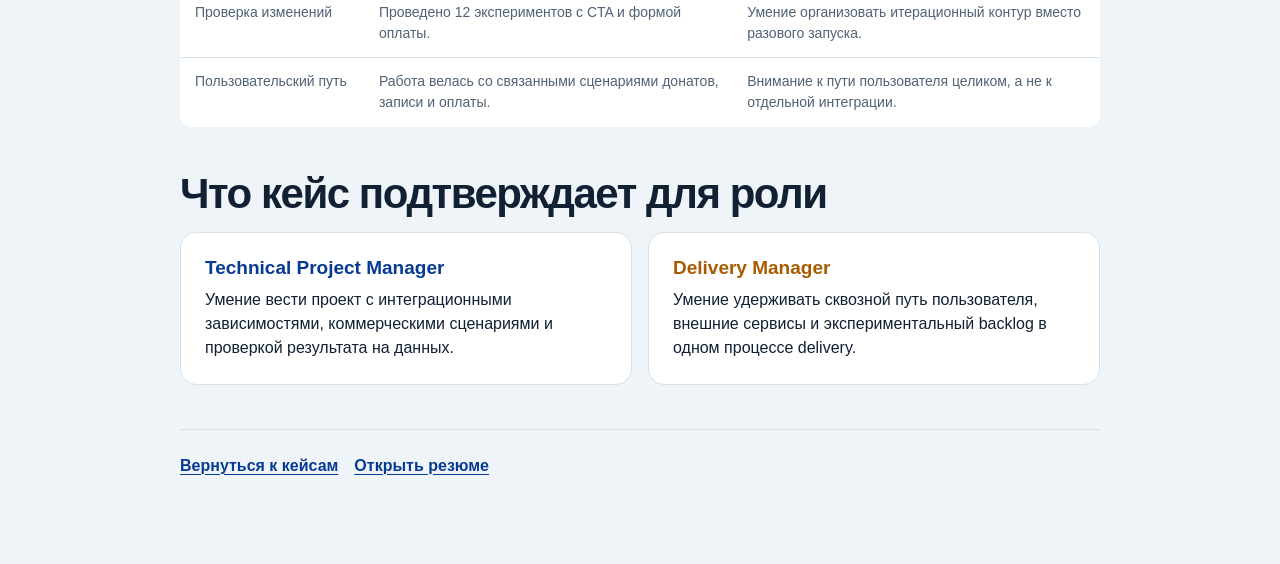
<file: cases/payments-monetization/case.html>
<!DOCTYPE html>
<html lang="ru">
<head>
  <meta charset="UTF-8">
  <meta name="viewport" content="width=device-width, initial-scale=1.0">
  <title>Payments and Monetization Delivery | Artem Simbirkin</title>
  <link rel="stylesheet" href="../../assets/portfolio.css">
</head>
<body>
  <header class="site-header">
    <div class="shell">
      <a class="brand" href="../../index.html">Артем Симбиркин <span>/ Portfolio</span></a>
      <nav class="nav" aria-label="Навигация">
        <a href="../../index.html#cases">Все кейсы</a>
        <a href="../../resume-technical-project-manager.html">Резюме</a>
      </nav>
    </div>
  </header>

  <main class="case-page">
    <header class="case-heading">
      <p class="case-kicker">Case 02 / Payments and Monetization Delivery</p>
      <h1>Платёжные сценарии, запись и экспериментальный контур</h1>
      <p class="case-summary">Развитие коммерческого контура цифрового продукта: новые механики оплаты, международные интеграции и проверка гипотез в пользовательском пути.</p>
    </header>

    <section class="facts-grid" aria-label="Контекст">
      <div class="fact-card"><strong>Роль</strong><span>Technical Product Manager</span></div>
      <div class="fact-card"><strong>Сценарии</strong><span>Донаты, запись, оплата</span></div>
      <div class="fact-card"><strong>Интеграции</strong><span>Stripe и PayPal</span></div>
      <div class="fact-card"><strong>Проверка</strong><span>12 A/B-тестов</span></div>
    </section>

    <section class="case-section">
      <h2>Контекст и задача</h2>
      <div class="two-column">
        <article class="section-card">
          <h3>Коммерческий контур</h3>
          <p>В продукте развивались сценарии донатов, онлайн-записи на консультации и международной оплаты.</p>
        </article>
        <article class="section-card teal">
          <h3>Особенность сценария</h3>
          <p>Платёжный путь включал внешние сервисы и требовал согласованной работы пользовательского сценария, интеграции и последующей проверки изменений.</p>
        </article>
      </div>
    </section>

    <section class="case-section">
      <h2>Что было в delivery-контуре</h2>
      <div class="case-flow">
        <div><strong>1. Сценарии</strong><p>Донаты от $1, онлайн-запись и форма оплаты рассматривались как связанные пользовательские пути.</p></div>
        <div><strong>2. Интеграции</strong><p>Stripe и PayPal встроены в международный платёжный контур продукта.</p></div>
        <div><strong>3. Эксперименты</strong><p>Проводился трек из 12 A/B-тестов CTA и формы оплаты.</p></div>
        <div><strong>4. Измерение</strong><p>Изменения оценивались по платящим пользователям и целевым действиям.</p></div>
      </div>
    </section>

    <section class="case-section">
      <h2>Моя зона ответственности</h2>
      <ul>
        <li>Развитие и запуск коммерческих сценариев продукта: донаты, онлайн-запись и оплата.</li>
        <li>Интеграция международных платёжных систем Stripe и PayPal.</li>
        <li>Постановка и анализ экспериментов по CTA и форме оплаты.</li>
        <li>Связка решений по монетизации с CJM, аналитикой и последующим развитием продукта.</li>
      </ul>
    </section>

    <section class="case-section">
      <h2>Зафиксированные результаты</h2>
      <table class="outcome-table">
        <thead><tr><th>Направление</th><th>Результат в материалах</th><th>Значение для роли</th></tr></thead>
        <tbody>
          <tr><td>Новые сценарии</td><td>Внедрены донаты с микроплатежами от $1 и онлайн-запись на консультации.</td><td>Опыт delivery в чувствительных коммерческих пользовательских сценариях.</td></tr>
          <tr><td>Платёжная инфраструктура</td><td>В продукте использовались Stripe и PayPal для международной оплаты.</td><td>Понимание интеграционной части продукта и внешних зависимостей.</td></tr>
          <tr><td>Проверка изменений</td><td>Проведено 12 экспериментов с CTA и формой оплаты.</td><td>Умение организовать итерационный контур вместо разового запуска.</td></tr>
          <tr><td>Пользовательский путь</td><td>Работа велась со связанными сценариями донатов, записи и оплаты.</td><td>Внимание к пути пользователя целиком, а не к отдельной интеграции.</td></tr>
        </tbody>
      </table>
    </section>

    <section class="case-section">
      <h2>Что кейс подтверждает для роли</h2>
      <div class="two-column">
        <article class="section-card"><h3>Technical Project Manager</h3><p>Умение вести проект с интеграционными зависимостями, коммерческими сценариями и проверкой результата на данных.</p></article>
        <article class="section-card amber"><h3>Delivery Manager</h3><p>Умение удерживать сквозной путь пользователя, внешние сервисы и экспериментальный backlog в одном процессе delivery.</p></article>
      </div>
    </section>

    <footer class="case-footer-links">
      <a href="../../index.html#cases">Вернуться к кейсам</a>
      <a href="../../resume-technical-project-manager.html">Открыть резюме</a>
    </footer>
  </main>
</body>
</html>
</file>
<file: assets/portfolio.css>
:root {
  --ink: #112133;
  --muted: #506276;
  --line: #d7e1ea;
  --canvas: #eff4f8;
  --paper: #ffffff;
  --blue: #0d5bd7;
  --blue-dark: #073b93;
  --blue-soft: #eaf2ff;
  --teal: #087a6f;
  --teal-soft: #e9f8f5;
  --amber: #a85b00;
  --amber-soft: #fff5e6;
  --danger: #a13b42;
  --radius: 16px;
}

* {
  box-sizing: border-box;
}

html {
  scroll-behavior: smooth;
}

body {
  margin: 0;
  background: var(--canvas);
  color: var(--ink);
  font-family: Arial, "Segoe UI", sans-serif;
  font-size: 16px;
  line-height: 1.5;
}

a {
  color: var(--blue-dark);
  text-decoration-thickness: 1px;
  text-underline-offset: 3px;
}

a:hover {
  color: var(--blue);
}

.shell {
  width: min(1160px, calc(100% - 40px));
  margin: 0 auto;
}

.site-header {
  padding: 18px 0;
  border-bottom: 1px solid var(--line);
  background: rgba(255, 255, 255, 0.86);
}

.site-header .shell {
  display: flex;
  align-items: center;
  justify-content: space-between;
  gap: 24px;
}

.brand {
  color: var(--ink);
  font-size: 14px;
  font-weight: 750;
  letter-spacing: 0.03em;
  text-decoration: none;
}

.brand span {
  color: var(--muted);
  font-weight: 500;
}

.nav {
  display: flex;
  flex-wrap: wrap;
  gap: 16px;
  font-size: 14px;
}

.nav a {
  color: var(--muted);
  text-decoration: none;
}

.nav a:hover {
  color: var(--blue);
}

.hero {
  padding: 82px 0 60px;
  background:
    radial-gradient(circle at 84% 14%, #d7ebff 0, rgba(215, 235, 255, 0) 28%),
    linear-gradient(140deg, #ffffff 0, #f0f7ff 100%);
}

.hero-grid {
  display: grid;
  grid-template-columns: minmax(0, 1.35fr) minmax(280px, 0.65fr);
  gap: 54px;
  align-items: end;
}

.eyebrow,
.case-kicker {
  margin: 0 0 12px;
  color: var(--blue);
  font-size: 12px;
  font-weight: 750;
  letter-spacing: 0.12em;
  text-transform: uppercase;
}

h1,
h2,
h3,
p {
  margin-top: 0;
}

h1 {
  max-width: 850px;
  margin-bottom: 20px;
  font-size: clamp(42px, 6vw, 76px);
  line-height: 0.99;
  letter-spacing: -0.055em;
}

h2 {
  margin-bottom: 16px;
  font-size: clamp(28px, 3.3vw, 42px);
  line-height: 1.08;
  letter-spacing: -0.035em;
}

h3 {
  margin-bottom: 8px;
  font-size: 19px;
  line-height: 1.2;
}

.lead {
  max-width: 730px;
  color: var(--muted);
  font-size: 20px;
  line-height: 1.48;
}

.hero-actions {
  display: flex;
  flex-wrap: wrap;
  gap: 12px;
  margin-top: 30px;
}

.button {
  display: inline-flex;
  align-items: center;
  justify-content: center;
  min-height: 44px;
  padding: 10px 16px;
  border: 1px solid var(--blue);
  border-radius: 999px;
  background: var(--blue);
  color: #ffffff;
  font-size: 14px;
  font-weight: 700;
  text-decoration: none;
}

.button:hover {
  background: var(--blue-dark);
  color: #ffffff;
}

.button.secondary {
  background: #ffffff;
  color: var(--blue-dark);
}

.button.secondary:hover {
  background: var(--blue-soft);
  color: var(--blue-dark);
}

.hero-note,
.role-card,
.contact-card,
.case-card,
.fact-card,
.metric-card,
.section-card,
.callout,
.resume-block {
  border: 1px solid var(--line);
  border-radius: var(--radius);
  background: var(--paper);
}

.hero-note {
  padding: 24px;
  box-shadow: 0 14px 36px rgba(22, 49, 76, 0.09);
}

.hero-note strong,
.role-card strong {
  display: block;
  margin-bottom: 5px;
  color: var(--blue-dark);
  font-size: 13px;
  letter-spacing: 0.07em;
  text-transform: uppercase;
}

.hero-note p,
.role-card p,
.contact-card p {
  margin-bottom: 0;
  color: var(--muted);
}

.section {
  padding: 74px 0;
}

.section.tint {
  background: #f8fbfd;
}

.section-heading {
  display: grid;
  grid-template-columns: minmax(0, 0.7fr) minmax(280px, 1.3fr);
  gap: 32px;
  align-items: start;
  margin-bottom: 30px;
}

.section-heading p {
  margin: 0;
  color: var(--muted);
  font-size: 18px;
}

.metrics-grid {
  display: grid;
  grid-template-columns: repeat(4, 1fr);
  gap: 14px;
}

.metric-card {
  min-height: 156px;
  padding: 20px;
}

.metric-card strong {
  display: block;
  margin-bottom: 8px;
  color: var(--blue-dark);
  font-size: clamp(28px, 3vw, 42px);
  line-height: 1;
  letter-spacing: -0.05em;
}

.metric-card span {
  color: var(--muted);
  font-size: 14px;
  line-height: 1.35;
}

.cases-grid {
  display: grid;
  grid-template-columns: repeat(2, minmax(0, 1fr));
  gap: 18px;
}

.case-card {
  display: flex;
  min-height: 315px;
  flex-direction: column;
  padding: 26px;
}

.case-number {
  display: block;
  margin-bottom: 24px;
  color: #92a4b6;
  font-size: 13px;
  font-weight: 750;
  letter-spacing: 0.09em;
}

.case-card p {
  color: var(--muted);
}

.case-card .case-result {
  margin-top: auto;
  padding-top: 18px;
  border-top: 1px solid var(--line);
  color: var(--ink);
  font-size: 14px;
  font-weight: 700;
}

.case-link {
  display: inline-block;
  margin-top: 14px;
  font-weight: 700;
}

.role-grid,
.two-column,
.facts-grid,
.process-grid,
.contact-grid {
  display: grid;
  gap: 16px;
}

.role-grid {
  grid-template-columns: repeat(3, 1fr);
}

.role-card {
  padding: 22px;
}

.role-card:nth-child(2) strong {
  color: var(--teal);
}

.role-card:nth-child(3) strong {
  color: var(--amber);
}

.two-column {
  grid-template-columns: repeat(2, minmax(0, 1fr));
}

.process-grid {
  grid-template-columns: repeat(5, 1fr);
}

.process-step {
  position: relative;
  min-height: 156px;
  padding: 20px 18px;
  border-top: 2px solid var(--blue);
  background: #ffffff;
}

.process-step span {
  display: block;
  margin-bottom: 16px;
  color: var(--blue);
  font-size: 12px;
  font-weight: 750;
}

.process-step p {
  margin: 0;
  color: var(--muted);
  font-size: 14px;
}

.chip-list {
  display: flex;
  flex-wrap: wrap;
  gap: 8px;
  margin: 0;
  padding: 0;
  list-style: none;
}

.chip-list li {
  padding: 7px 10px;
  border: 1px solid #cfe0f7;
  border-radius: 999px;
  background: var(--blue-soft);
  color: var(--blue-dark);
  font-size: 14px;
}

.contact-grid {
  grid-template-columns: 1fr 1fr;
}

.contact-card {
  padding: 28px;
}

.footer {
  padding: 34px 0;
  border-top: 1px solid var(--line);
  color: var(--muted);
  font-size: 13px;
}

.footer .shell {
  display: flex;
  justify-content: space-between;
  gap: 20px;
}

.case-page,
.resume-page {
  width: min(920px, calc(100% - 40px));
  margin: 0 auto;
  padding: 58px 0 86px;
}

.case-heading {
  max-width: 800px;
  margin-bottom: 38px;
}

.case-page h1,
.resume-page h1 {
  font-size: clamp(36px, 5vw, 62px);
}

.case-summary {
  max-width: 770px;
  margin-bottom: 0;
  color: var(--muted);
  font-size: 19px;
}

.facts-grid {
  grid-template-columns: repeat(4, 1fr);
  margin: 30px 0 46px;
}

.fact-card {
  padding: 17px;
}

.fact-card strong {
  display: block;
  margin-bottom: 7px;
  color: var(--blue-dark);
  font-size: 13px;
  letter-spacing: 0.06em;
  text-transform: uppercase;
}

.fact-card span {
  color: var(--muted);
  font-size: 14px;
}

.case-section {
  margin: 44px 0;
}

.case-section > p,
.case-section > ul,
.case-section > ol {
  max-width: 780px;
}

.case-section > p,
.case-section li {
  color: var(--muted);
}

.case-section li {
  margin-bottom: 8px;
}

.section-card {
  padding: 24px;
}

.section-card h3 {
  color: var(--blue-dark);
}

.section-card.teal h3 {
  color: var(--teal);
}

.section-card.amber h3 {
  color: var(--amber);
}

.section-card p:last-child,
.section-card ul:last-child {
  margin-bottom: 0;
}

.case-flow {
  display: grid;
  grid-template-columns: repeat(4, 1fr);
  gap: 10px;
}

.case-flow div {
  min-height: 128px;
  padding: 18px;
  border-radius: 12px;
  background: var(--blue-soft);
}

.case-flow div:nth-child(2) {
  background: #edf6ff;
}

.case-flow div:nth-child(3) {
  background: var(--teal-soft);
}

.case-flow div:nth-child(4) {
  background: var(--amber-soft);
}

.case-flow strong {
  display: block;
  margin-bottom: 8px;
  color: var(--blue-dark);
  font-size: 14px;
}

.case-flow p {
  margin: 0;
  color: var(--muted);
  font-size: 13px;
  line-height: 1.35;
}

.outcome-table {
  width: 100%;
  border-collapse: collapse;
  overflow: hidden;
  border: 1px solid var(--line);
  border-radius: 12px;
  background: #ffffff;
  font-size: 14px;
}

.outcome-table th,
.outcome-table td {
  padding: 13px 14px;
  border-bottom: 1px solid var(--line);
  text-align: left;
  vertical-align: top;
}

.outcome-table tr:last-child td {
  border-bottom: 0;
}

.outcome-table th {
  background: #f7fafd;
  color: var(--ink);
  font-size: 12px;
  letter-spacing: 0.04em;
  text-transform: uppercase;
}

.outcome-table td {
  color: var(--muted);
}

.callout {
  padding: 20px 22px;
  border-left: 4px solid var(--amber);
  background: var(--amber-soft);
  color: #6d4811;
  font-size: 14px;
}

.callout strong {
  color: #7e4d00;
}

.case-footer-links {
  display: flex;
  flex-wrap: wrap;
  gap: 16px;
  padding-top: 24px;
  border-top: 1px solid var(--line);
  font-weight: 700;
}

.resume-heading {
  display: grid;
  grid-template-columns: minmax(0, 1fr) minmax(220px, 0.42fr);
  gap: 34px;
  align-items: end;
  margin-bottom: 35px;
}

.resume-contact {
  color: var(--muted);
  font-size: 14px;
}

.resume-contact p {
  margin-bottom: 7px;
}

.resume-grid {
  display: grid;
  grid-template-columns: minmax(0, 1.25fr) minmax(250px, 0.75fr);
  gap: 28px;
}

.resume-block {
  margin-bottom: 16px;
  padding: 22px;
}

.resume-block h2 {
  margin-bottom: 12px;
  font-size: 22px;
}

.experience-item {
  margin-bottom: 24px;
}

.experience-item:last-child {
  margin-bottom: 0;
}

.experience-meta {
  margin-bottom: 6px;
  color: var(--muted);
  font-size: 14px;
}

.experience-item ul {
  margin-bottom: 0;
  padding-left: 18px;
}

.experience-item li {
  margin-bottom: 7px;
  color: var(--muted);
}

.small-note {
  color: var(--muted);
  font-size: 13px;
}

@media (max-width: 820px) {
  .hero-grid,
  .section-heading,
  .resume-heading,
  .resume-grid {
    grid-template-columns: 1fr;
  }

  .metrics-grid,
  .facts-grid,
  .role-grid,
  .process-grid,
  .case-flow {
    grid-template-columns: repeat(2, 1fr);
  }
}

@media (max-width: 620px) {
  .shell,
  .case-page,
  .resume-page {
    width: min(100% - 28px, 920px);
  }

  .site-header .shell,
  .footer .shell {
    align-items: flex-start;
    flex-direction: column;
  }

  .hero {
    padding: 56px 0 42px;
  }

  .section,
  .case-page,
  .resume-page {
    padding-top: 48px;
    padding-bottom: 48px;
  }

  .cases-grid,
  .two-column,
  .contact-grid,
  .metrics-grid,
  .facts-grid,
  .role-grid,
  .process-grid,
  .case-flow {
    grid-template-columns: 1fr;
  }

  .nav {
    gap: 12px;
  }

  .lead,
  .case-summary {
    font-size: 17px;
  }

  .outcome-table {
    display: block;
    overflow-x: auto;
  }
}

@page {
  size: A4;
  margin: 12mm;
}

@media print {
  :root {
    --canvas: #ffffff;
  }

  body {
    background: #ffffff;
    font-size: 11pt;
  }

  .site-header,
  .footer,
  .hero-actions,
  .case-footer-links {
    display: none;
  }

  .shell,
  .case-page,
  .resume-page {
    width: auto;
    margin: 0;
    padding: 0;
  }

  .hero,
  .section {
    padding: 0 0 10mm;
    background: #ffffff;
  }

  .hero-grid,
  .section-heading,
  .resume-heading,
  .resume-grid,
  .role-grid,
  .metrics-grid,
  .facts-grid,
  .process-grid,
  .case-flow,
  .cases-grid,
  .two-column,
  .contact-grid {
    gap: 7mm;
  }

  h1 {
    font-size: 35pt;
  }

  h2 {
    font-size: 23pt;
  }

  .lead,
  .case-summary {
    font-size: 13pt;
  }

  .case-page h1,
  .resume-page h1 {
    font-size: 30pt;
  }

  .case-section,
  .resume-block,
  .metric-card,
  .fact-card,
  .section-card,
  .case-card,
  .role-card,
  .contact-card,
  .callout {
    break-inside: avoid;
  }

  .case-page {
    padding-bottom: 0;
  }
}
</file>
